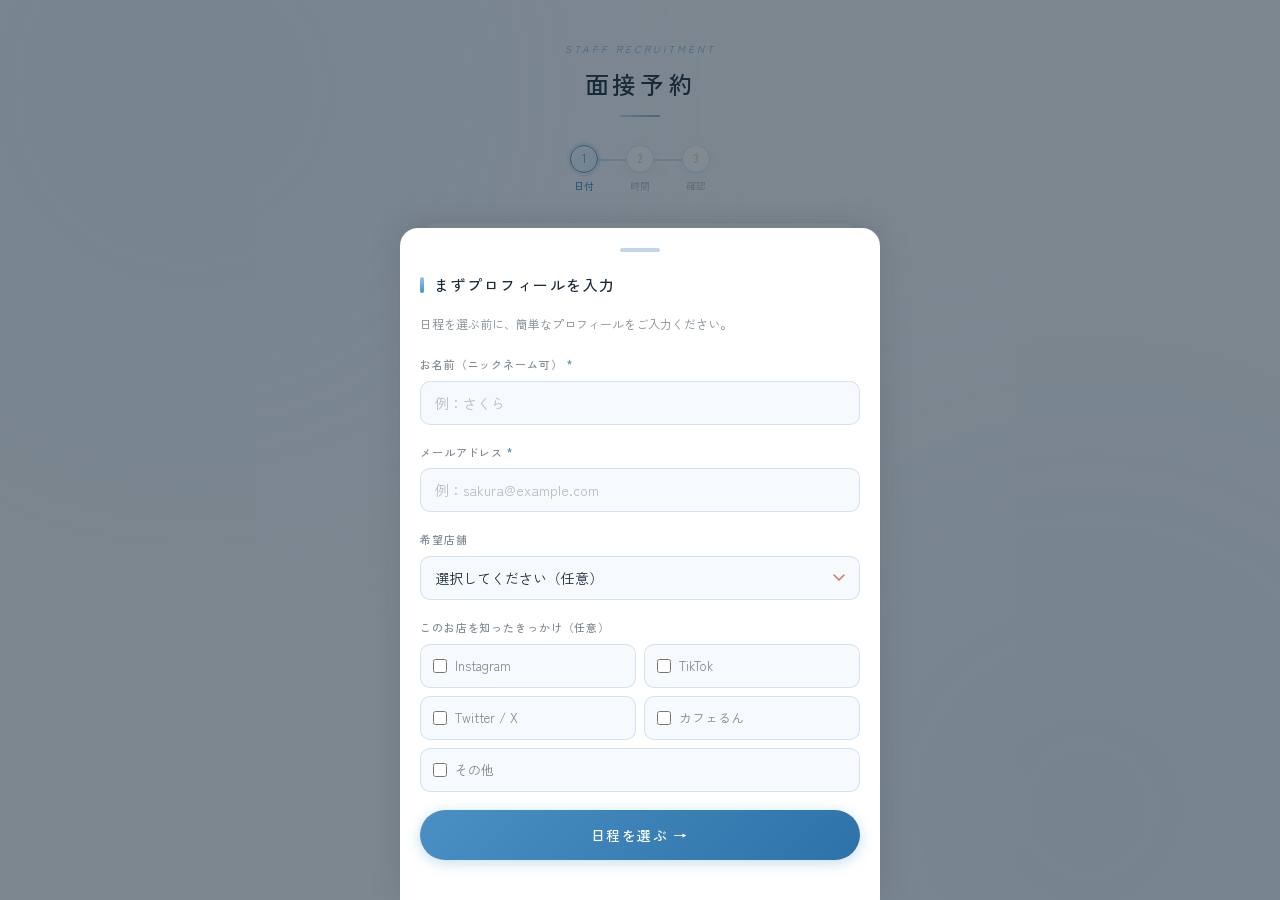
<file: index.html>
<!DOCTYPE html>
<html lang="ja">
<head>
<meta charset="UTF-8">
<meta name="viewport" content="width=device-width, initial-scale=1.0, maximum-scale=1.0">
<title>面接予約 | スタッフ募集</title>
<link rel="stylesheet" href="style.css">
<style>
* { font-family: 'Zen Kaku Gothic New', sans-serif !important; }
.modal-overlay {
  position: fixed; inset: 0;
  background: rgba(26,42,56,0.55);
  z-index: 200; display: flex;
  align-items: flex-end; justify-content: center;
  opacity: 0; pointer-events: none;
  transition: opacity 0.3s ease;
}
.modal-overlay.active { opacity: 1; pointer-events: all; }
.modal-sheet {
  background: var(--bg3);
  border-radius: var(--radius-lg) var(--radius-lg) 0 0;
  width: 100%; max-width: 480px; max-height: 92vh;
  overflow-y: auto; padding: 20px 20px 40px;
  transform: translateY(100%);
  transition: transform 0.35s cubic-bezier(0.32,0.72,0,1);
  box-shadow: 0 -4px 32px rgba(26,42,56,0.15);
}
.modal-overlay.active .modal-sheet { transform: translateY(0); }
.modal-handle {
  width: 40px; height: 4px;
  background: var(--border3); border-radius: 2px;
  margin: 0 auto 20px;
}
.site-header .subtitle { display: none; }
.dot-pulse {
  display: flex; gap: 6px; align-items: center; justify-content: center;
  padding: 24px 0;
}
.dot-pulse span {
  width: 9px; height: 9px; border-radius: 50%;
  background: var(--accent); opacity: 0.3;
  animation: dotpulse 1.2s ease-in-out infinite;
}
.dot-pulse span:nth-child(2) { animation-delay: 0.2s; }
.dot-pulse span:nth-child(3) { animation-delay: 0.4s; }
@keyframes dotpulse {
  0%, 100% { opacity: 0.3; transform: scale(0.8); }
  50% { opacity: 1; transform: scale(1.2); }
}
</style>
</head>
<body>

<div class="loading-overlay" id="loading">
  <div class="loading-spinner"></div>
  <div class="loading-text">送信中...</div>
</div>

<div class="modal-overlay active" id="profileModal">
  <div class="modal-sheet">
    <div class="modal-handle"></div>
    <div class="card-title" style="margin-bottom:16px;">まずプロフィールを入力</div>
    <p style="font-size:12px;color:var(--text2);margin-bottom:20px;line-height:1.8;">
      日程を選ぶ前に、簡単なプロフィールをご入力ください。
    </p>
    <div class="form-group">
      <label class="form-label">お名前（ニックネーム可）<span class="required">*</span></label>
      <input type="text" class="form-input" id="inputName" placeholder="例：さくら" maxlength="50">
      <div class="error-msg" id="err-name">お名前を入力してください</div>
    </div>
    <div class="form-group">
      <label class="form-label">メールアドレス<span class="required">*</span></label>
      <input type="email" class="form-input" id="inputEmail" placeholder="例：sakura@example.com" maxlength="100">
      <div class="error-msg" id="err-email">正しいメールアドレスを入力してください</div>
    </div>
    <div class="form-group">
      <label class="form-label">希望店舗</label>
      <select class="form-select" id="inputStore">
        <option value="">選択してください（任意）</option>
        <option value="クラリスベール">クラリスベール（紺色シスター）</option>
        <option value="ルルベール">ルルベール（水色シスター）</option>
        <option value="リディアベール">リディアベール（猫耳シスター）</option>
        <option value="どこでも可">どこでも可</option>
      </select>
      <div class="error-msg" id="err-store">希望店舗を選択してください</div>
    </div>
    <div class="form-group">
      <label class="form-label">このお店を知ったきっかけ（任意）</label>
      <div class="checkbox-group" id="mediaGroup">
        <label class="checkbox-item" id="chk-instagram">
          <input type="checkbox" value="Instagram" onchange="handleCheckChange(this)"><span>Instagram</span>
        </label>
        <label class="checkbox-item" id="chk-tiktok">
          <input type="checkbox" value="TikTok" onchange="handleCheckChange(this)"><span>TikTok</span>
        </label>
        <label class="checkbox-item" id="chk-twitter">
          <input type="checkbox" value="Twitter/X" onchange="handleCheckChange(this)"><span>Twitter / X</span>
        </label>
        <label class="checkbox-item" id="chk-caferun">
          <input type="checkbox" value="カフェるん" onchange="handleCheckChange(this)"><span>カフェるん</span>
        </label>
        <label class="checkbox-item checkbox-other" id="chk-other">
          <input type="checkbox" value="その他" onchange="handleCheckChange(this)"><span>その他</span>
        </label>
      </div>
      <input type="text" class="form-input" id="inputMediaOther"
        placeholder="その他の場合はこちらに入力" style="margin-top:8px;display:none;" maxlength="100">
      <div class="error-msg" id="err-media">きっかけを選択してください</div>
    </div>
    <button class="btn-primary" onclick="closeProfileModal()">日程を選ぶ →</button>
  </div>
</div>

<div class="page-wrapper">
  <header class="site-header">
    <div class="logo">Staff Recruitment</div>
    <h1>面接予約</h1>
    <p class="subtitle">ご都合のよい日時をお選びください</p>
  </header>

  <div class="step-indicator" id="stepIndicator">
    <div class="step active">
      <div class="step-dot">1</div><div class="step-label">日付</div>
    </div>
    <div class="step-line"></div>
    <div class="step">
      <div class="step-dot">2</div><div class="step-label">時間</div>
    </div>
    <div class="step-line"></div>
    <div class="step">
      <div class="step-dot">3</div><div class="step-label">確認</div>
    </div>
  </div>

  <!-- Section 1: Calendar -->
  <div class="section active" id="section-calendar">
    <div class="card">
      <div class="card-title">日付を選択</div>
      <div class="calendar-header">
        <button class="calendar-nav" id="prevMonth">&#8249;</button>
        <div class="calendar-month" id="calendarMonth"></div>
        <button class="calendar-nav" id="nextMonth">&#8250;</button>
      </div>
      <div class="calendar-weekdays">
        <span>日</span><span>月</span><span>火</span><span>水</span><span>木</span><span>金</span><span>土</span>
      </div>
      <div class="calendar-grid" id="calendarGrid"></div>
    </div>
    <button class="btn-primary" id="toSlots" disabled>次へ ― 時間を選ぶ</button>
  </div>

  <!-- Section 2: Slots -->
  <div class="section" id="section-slots">
    <button class="btn-secondary" onclick="goBack('calendar')" style="margin-bottom:12px;">← 日付を選び直す</button>
    <div class="card">
      <div class="card-title">時間を選択</div>
      <div id="selectedDateLabel" style="font-size:15px;color:var(--text2);margin-bottom:16px;"></div>
      <div class="slots-grid" id="slotsGrid"></div>
    </div>
  </div>

  <!-- Section 3: Confirm -->
  <div class="section" id="section-confirm">
    <button class="btn-secondary" onclick="goBack('slots')" style="margin-bottom:12px;">← 時間を選び直す</button>
    <div class="card">
      <div class="card-title">予約内容の確認</div>
      <div class="booking-summary" id="confirmSummary"></div>
      <div class="notice">
        ご入力内容をご確認の上、「予約を確定する」ボタンを押してください。<br>
        確認メールをご入力のメールアドレスへ送信します。
      </div>
    </div>
    <div style="text-align:right;margin-bottom:12px;">
      <span onclick="openProfileModal()" style="font-size:12px;color:var(--accent);cursor:pointer;text-decoration:underline;">
        プロフィールを修正する
      </span>
    </div>
    <button class="btn-primary" id="submitBtn" onclick="submitBooking()">予約を確定する</button>
  </div>

  <!-- Section 4: Complete -->
  <div class="section" id="section-complete">
    <div class="card" style="text-align:center;padding:40px 24px;">
      <div class="complete-icon">✓</div>
      <div class="complete-title">ご予約完了</div>
      <div style="height:16px;"></div>
      <div class="complete-sub" id="completeMessage"></div>
      <div class="divider"></div>
      <div class="notice warning" style="text-align:left;">
        確認メールが届かない場合は、<strong>迷惑メールフォルダ</strong>もご確認ください。<br>
        それでも届かない場合はお手数ですが店舗までお問い合わせください。
      </div>
    </div>
    <a href="lookup.html" class="btn-secondary" style="margin-top:16px;">予約確認ページへ</a>
  </div>

</div>

<script>
const GAS_URL = 'https://script.google.com/macros/s/AKfycbyp0dxoe4P12l2gg5cH7IYoBSBSPBcgjsJVKjEa6bW5xaoDadD1GRFqeYhavVp5X_Dp/exec';
const SLOTS = ['16:30','17:00','18:30','19:30','20:30'];

let currentYear, currentMonth;
let selectedDate = null;
let selectedSlot = null;
let availabilityCache = {};
let closedDays = [];
let availabilityCachedAt = 0;
let availabilityFetchPromise = null;

(function init() {
  const today = new Date();
  currentYear = today.getFullYear();
  currentMonth = today.getMonth();
  renderCalendar();
  fetchAvailability();
})();

function fetchAvailability() {
  availabilityFetchPromise = (async () => {
    try {
      const res = await fetch(`${GAS_URL}?action=availability`);
      const data = await res.json();
      availabilityCache = data.takenSlots || {};
      closedDays = data.closedDays || [];
      availabilityCachedAt = Date.now();
      renderCalendar();
    } catch(e) { console.warn('デモモード'); }
    finally { availabilityFetchPromise = null; }
  })();
  return availabilityFetchPromise;
}

function closeProfileModal() {
  if (!validateForm()) return;
  document.getElementById('profileModal').classList.remove('active');
}
function openProfileModal() {
  document.getElementById('profileModal').classList.add('active');
}

function renderCalendar() {
  const months = ['1月','2月','3月','4月','5月','6月','7月','8月','9月','10月','11月','12月'];
  document.getElementById('calendarMonth').textContent = `${currentYear}年 ${months[currentMonth]}`;
  const grid = document.getElementById('calendarGrid');
  grid.innerHTML = '';
  const today = new Date(); today.setHours(0,0,0,0);
  const maxDate = new Date(today); maxDate.setMonth(maxDate.getMonth() + 1);
  const firstDay = new Date(currentYear, currentMonth, 1).getDay();
  const daysInMonth = new Date(currentYear, currentMonth + 1, 0).getDate();

  for (let i = 0; i < firstDay; i++) {
    const e = document.createElement('div'); e.className = 'calendar-day empty'; grid.appendChild(e);
  }
  for (let d = 1; d <= daysInMonth; d++) {
    const date = new Date(currentYear, currentMonth, d);
    const dateStr = fmt(date); const dow = date.getDay();
    const el = document.createElement('div');
    el.textContent = d; el.className = 'calendar-day';
    if (dow === 0) el.classList.add('sun');
    if (dow === 6) el.classList.add('sat');
    if (date.getTime() === today.getTime()) el.classList.add('today');
    const isPast = date < today, isFuture = date > maxDate;
    const isClosed = closedDays.includes(dateStr);
    const taken = availabilityCache[dateStr] || [];
    const now = new Date();
    const availableSlots = SLOTS.filter(slot => {
      if (taken.includes(slot)) return false;
      const [h, m] = slot.split(':').map(Number);
      const slotTime = new Date(currentYear, currentMonth, d, h, m, 0);
      return now < new Date(slotTime.getTime() - 6*60*60*1000);
    });
    const allTaken = availabilityCachedAt > 0 && availableSlots.length === 0;
    if (isPast || isFuture || allTaken) {
      el.classList.add('disabled');
    } else if (isClosed) {
      el.classList.add('closed');
    } else {
      el.addEventListener('click', () => {
        selectedDate = dateStr;
        document.querySelectorAll('.calendar-day.selected').forEach(e => e.classList.remove('selected'));
        el.classList.add('selected');
        document.getElementById('toSlots').disabled = false;
        setTimeout(() => goToSlots(), 150);
      });
    }
    if (dateStr === selectedDate) el.classList.add('selected');
    grid.appendChild(el);
  }
}

document.getElementById('prevMonth').addEventListener('click', () => {
  const today = new Date();
  if (currentYear === today.getFullYear() && currentMonth === today.getMonth()) return;
  if (--currentMonth < 0) { currentMonth = 11; currentYear--; }
  renderCalendar();
});
document.getElementById('nextMonth').addEventListener('click', () => {
  const max = new Date(); max.setMonth(max.getMonth() + 1);
  if (currentYear === max.getFullYear() && currentMonth === max.getMonth()) return;
  if (++currentMonth > 11) { currentMonth = 0; currentYear++; }
  renderCalendar();
});
document.getElementById('toSlots').addEventListener('click', goToSlots);

async function goToSlots() {
  if (!selectedDate) return;
  const d = new Date(selectedDate + 'T00:00:00');
  const days = ['日','月','火','水','木','金','土'];
  document.getElementById('selectedDateLabel').textContent =
    `${d.getFullYear()}年${d.getMonth()+1}月${d.getDate()}日（${days[d.getDay()]}）`;
  showSection('slots'); updateSteps(2);
  const grid = document.getElementById('slotsGrid');
  selectedSlot = null;

  if (availabilityFetchPromise) {
    grid.innerHTML = `<div style="grid-column:1/-1"><div class="dot-pulse"><span></span><span></span><span></span></div><div style="text-align:center;font-size:12px;color:var(--text2);padding-bottom:16px">空き状況を確認中...</div></div>`;
    await availabilityFetchPromise;
  } else if (Date.now() - availabilityCachedAt > 5*60*1000) {
    grid.innerHTML = `<div style="grid-column:1/-1"><div class="dot-pulse"><span></span><span></span><span></span></div><div style="text-align:center;font-size:12px;color:var(--text2);padding-bottom:16px">空き状況を確認中...</div></div>`;
    await fetchAvailability();
  }

  grid.innerHTML = '';
  const taken = availabilityCache[selectedDate] || [];
  const now = new Date();
  SLOTS.forEach(slot => {
    const btn = document.createElement('div');
    btn.className = 'slot-btn';
    const isTaken = taken.includes(slot);
    const [h, m] = slot.split(':').map(Number);
    const slotTime = new Date(selectedDate + 'T00:00:00');
    slotTime.setHours(h, m, 0, 0);
    const isPastDeadline = now >= new Date(slotTime.getTime() - 6*60*60*1000);
    const label = isTaken ? '予約済み' : isPastDeadline ? '受付終了' : '空き';
    btn.innerHTML = `<div>${slot}</div><div class="slot-status">${label}</div>`;
    if (isTaken || isPastDeadline) {
      btn.classList.add('taken');
    } else {
      btn.addEventListener('click', () => {
        selectedSlot = slot;
        buildConfirmSummary();
        showSection('confirm'); updateSteps(3);
      });
    }
    grid.appendChild(btn);
  });
}

function buildConfirmSummary() {
  const d = new Date(selectedDate + 'T00:00:00');
  const days = ['日','月','火','水','木','金','土'];
  const dateStr = `${d.getFullYear()}年${d.getMonth()+1}月${d.getDate()}日（${days[d.getDay()]}）`;
  const rows = [
    ['日時', `${dateStr} ${selectedSlot}`],
    ['お名前', document.getElementById('inputName').value.trim()],
    ['メールアドレス', document.getElementById('inputEmail').value.trim()],
    ['希望店舗', document.getElementById('inputStore').value],
    ['参考媒体', getMedia()],
  ];
  document.getElementById('confirmSummary').innerHTML = rows.map(([l,v]) =>
    `<div class="booking-summary-row"><span class="label">${l}</span><span class="value">${v}</span></div>`
  ).join('');
}

function validateForm() {
  let ok = true;
  const name = document.getElementById('inputName').value.trim();
  setErr('name', !name); if (!name) ok = false;
  const email = document.getElementById('inputEmail').value.trim();
  const emailOk = /^[^\s@]+@[^\s@]+\.[^\s@]+$/.test(email);
  setErr('email', !emailOk); if (!emailOk) ok = false;
  // 店舗・媒体は任意
  return ok;
}
function setErr(field, show) {
  document.getElementById(`err-${field}`).classList.toggle('visible', show);
  const input = document.getElementById(`input${field[0].toUpperCase()+field.slice(1)}`);
  if (input) input.classList.toggle('error', show);
}
function handleCheckChange(cb) {
  cb.closest('.checkbox-item').classList.toggle('checked', cb.checked);
  document.getElementById('inputMediaOther').style.display =
    document.querySelector('input[value="その他"]:checked') ? 'block' : 'none';
}
function getMedia() {
  return [...document.querySelectorAll('#mediaGroup input:checked')].map(cb =>
    cb.value === 'その他' ? `その他：${document.getElementById('inputMediaOther').value||''}` : cb.value
  ).join('、');
}

async function submitBooking() {
  const btn = document.getElementById('submitBtn');
  btn.disabled = true;
  document.getElementById('loading').classList.add('active');
  const payload = {
    action: 'book', date: selectedDate, slot: selectedSlot,
    name: document.getElementById('inputName').value.trim(),
    email: document.getElementById('inputEmail').value.trim(),
    store: document.getElementById('inputStore').value,
    media: getMedia(),
  };
  try {
    const res = await fetch(GAS_URL, {
      method: 'POST',
      headers: {'Content-Type': 'text/plain;charset=utf-8'},
      body: JSON.stringify(payload),
    });
    const data = await res.json();
    if (data.success) {
      if (!availabilityCache[selectedDate]) availabilityCache[selectedDate] = [];
      if (!availabilityCache[selectedDate].includes(selectedSlot)) availabilityCache[selectedDate].push(selectedSlot);
      renderCalendar();
      showComplete();
    } else if (data.error === 'DUPLICATE_EMAIL') {
      const email = document.getElementById('inputEmail').value.trim();
      alert('このメールアドレスではすでに予約が入っています。\n予約確認ページで現在の予約をご確認ください。');
      location.href = `lookup.html?email=${encodeURIComponent(email)}`;
      return;
    } else if (data.error === 'PAST_DEADLINE') {
      alert('この時間枠は受付終了しました。\n別の時間をお選びください。');
      goBack('slots'); btn.disabled = false;
    } else if (data.error === 'SLOT_TAKEN') {
      alert('この時間はすでに予約が入ってしまいました。\n別の時間をお選びください。');
      goBack('slots'); btn.disabled = false;
    } else { throw new Error(data.error); }
  } catch(e) {
    alert('通信エラーが発生しました。\n時間をおいて再度お試しください。');
    btn.disabled = false;
  } finally {
    document.getElementById('loading').classList.remove('active');
  }
}

function showComplete() {
  const d = new Date(selectedDate + 'T00:00:00');
  const days = ['日','月','火','水','木','金','土'];
  const name = document.getElementById('inputName').value.trim();
  const email = document.getElementById('inputEmail').value.trim();
  document.getElementById('completeMessage').innerHTML =
    `${d.getFullYear()}年${d.getMonth()+1}月${d.getDate()}日（${days[d.getDay()]}）<br>${selectedSlot} にご予約を承りました。<br><br>` +
    `<div style="font-size:12px;color:var(--text2);margin-top:8px;line-height:2;">` +
    `お名前：${name}<br>メールアドレス：${email}` +
    `</div><br>確認メールをお送りしましたのでご確認ください。`;
  showSection('complete'); updateSteps(4);
}

function goBack(to) {
  const map = {calendar:1, slots:2, confirm:3};
  showSection(to); updateSteps(map[to]);
}
function showSection(name) {
  document.querySelectorAll('.section').forEach(s => s.classList.remove('active'));
  document.getElementById(`section-${name}`).classList.add('active');
  window.scrollTo({top:0, behavior:'smooth'});
}
function updateSteps(active) {
  document.querySelectorAll('.step').forEach((s,i) => {
    s.classList.remove('active','done');
    const n = i+1;
    if (n < active) s.classList.add('done');
    else if (n === active) s.classList.add('active');
  });
  document.getElementById('stepIndicator').style.display = active >= 4 ? 'none' : 'flex';
}
function fmt(date) {
  return `${date.getFullYear()}-${String(date.getMonth()+1).padStart(2,'0')}-${String(date.getDate()).padStart(2,'0')}`;
}
</script>
</body>
</html>
</file>
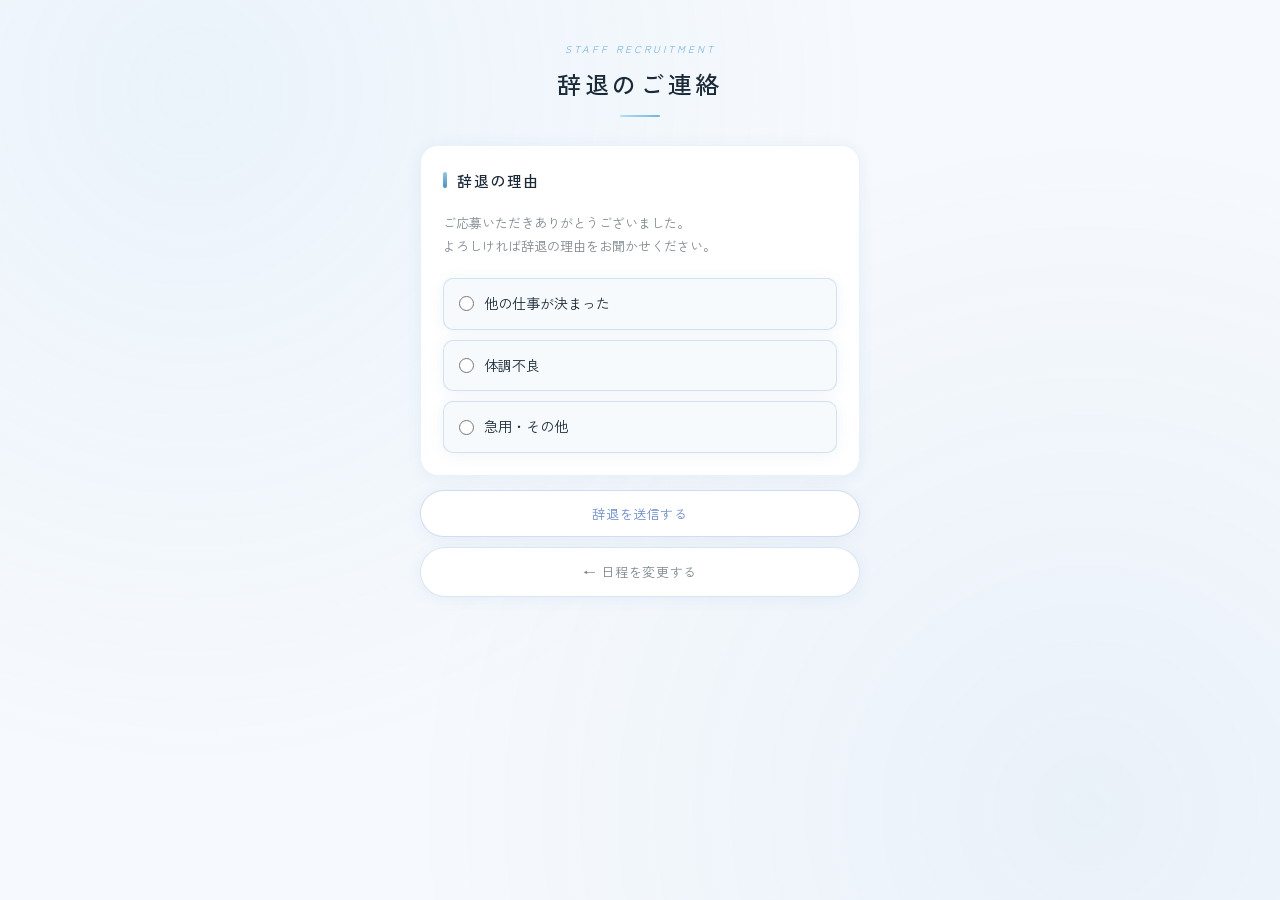
<file: cancel.html>
<!DOCTYPE html>
<html lang="ja">
<head>
<meta charset="UTF-8">
<meta name="viewport" content="width=device-width, initial-scale=1.0, maximum-scale=1.0">
<title>辞退のご連絡 | スタッフ募集</title>
<link rel="stylesheet" href="style.css">
<style>* { font-family: 'Zen Kaku Gothic New', sans-serif !important; }</style>
</head>
<body>
<div class="page-wrapper">
  <header class="site-header">
    <div class="logo">Staff Recruitment</div>
    <h1>辞退のご連絡</h1>
  </header>

  <div id="state-form">
    <div class="card">
      <div class="card-title">辞退の理由</div>
      <p style="font-size:13px;color:var(--text2);margin-bottom:20px;line-height:1.8;">
        ご応募いただきありがとうございました。<br>
        よろしければ辞退の理由をお聞かせください。
      </p>
      <div class="radio-group">
        <label class="radio-item" id="r1">
          <input type="radio" name="reason" value="他の仕事が決まった" onchange="selectRadio(this)">
          <span>他の仕事が決まった</span>
        </label>
        <label class="radio-item" id="r2">
          <input type="radio" name="reason" value="体調不良" onchange="selectRadio(this)">
          <span>体調不良</span>
        </label>
        <label class="radio-item" id="r3">
          <input type="radio" name="reason" value="急用・その他" onchange="selectRadio(this)">
          <span>急用・その他</span>
        </label>
      </div>
    </div>

    <button class="btn-danger" id="cancelBtn" onclick="submitCancel()">辞退を送信する</button>
    <div style="height:10px;"></div>
    <a id="changeLink" href="change.html" class="btn-secondary">← 日程を変更する</a>
  </div>

  <div id="state-complete" style="display:none;">
    <div class="card" style="text-align:center;padding:40px 24px;">
      <div class="complete-icon">✓</div>
      <div class="complete-title">ご連絡ありがとうございました</div>
      <div style="height:16px;"></div>
      <div class="complete-sub">
        またの機会にぜひご応募ください。<br>
        ご縁がありましたらお会いできることを<br>楽しみにしております。
      </div>
    </div>
    <div style="height:16px;"></div>
    <a href="index.html" class="btn-secondary">← ホームへ戻る</a>
  </div>
</div>

<script>
const GAS_URL = 'https://script.google.com/macros/s/AKfycbyp0dxoe4P12l2gg5cH7IYoBSBSPBcgjsJVKjEa6bW5xaoDadD1GRFqeYhavVp5X_Dp/exec';
const params = new URLSearchParams(location.search);
const bookingId = params.get('id');

// 日程変更リンクにIDを引き継ぐ
if (bookingId) {
  document.getElementById('changeLink').href = `change.html?id=${encodeURIComponent(bookingId)}`;
}

function selectRadio(radio) {
  document.querySelectorAll('.radio-item').forEach(el => el.classList.remove('selected'));
  radio.closest('.radio-item').classList.add('selected');
}

async function submitCancel() {
  const reason = document.querySelector('input[name="reason"]:checked');
  if (!reason) { alert('理由を選択してください'); return; }
  const btn = document.getElementById('cancelBtn');
  btn.disabled = true; btn.textContent = '送信中...';
  try {
    await fetch(`${GAS_URL}?action=cancel&id=${encodeURIComponent(bookingId)}&reason=${encodeURIComponent(reason.value)}`);
  } catch(e) {}
  document.getElementById('state-form').style.display = 'none';
  document.getElementById('state-complete').style.display = 'block';
}
</script>
</body>
</html>
</file>
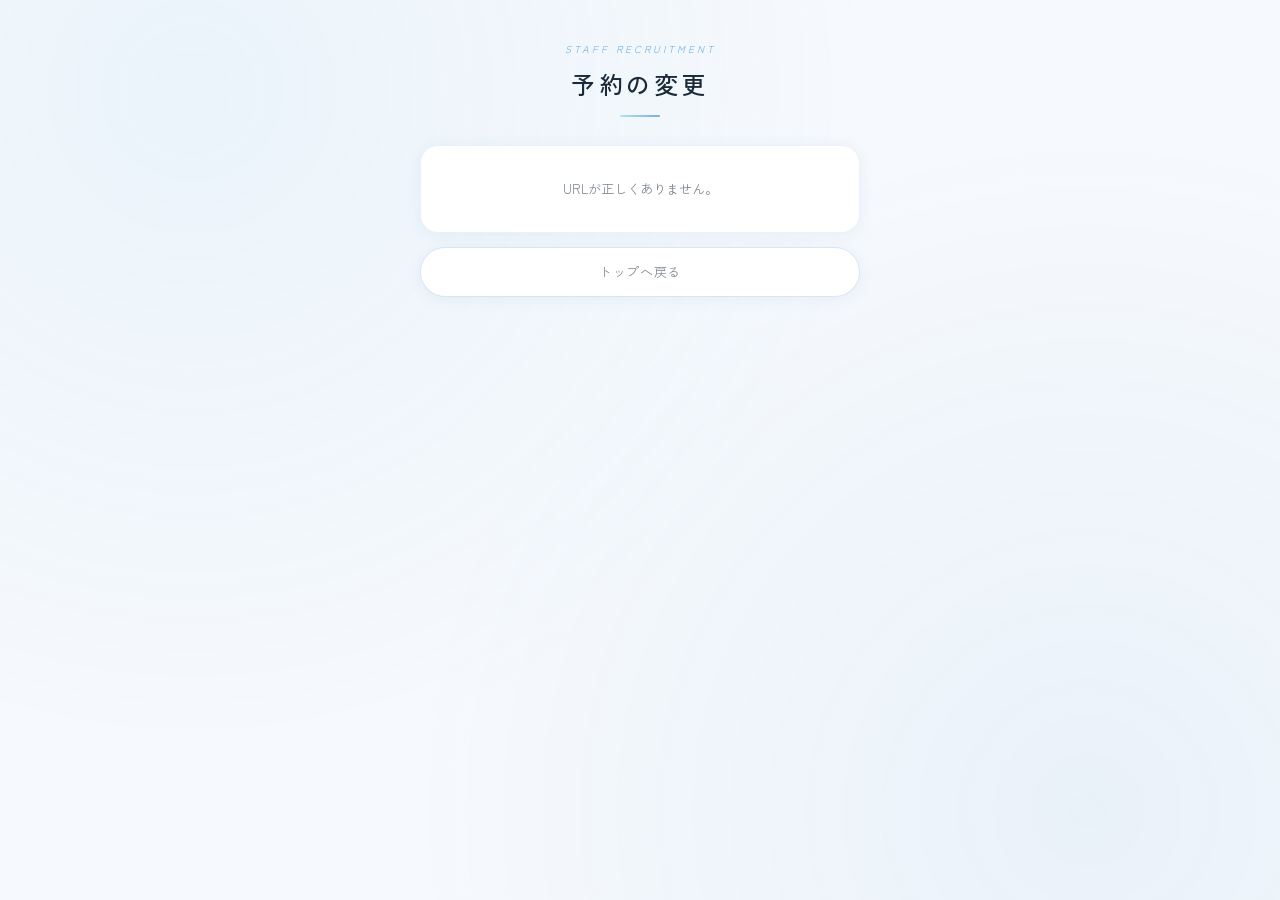
<file: change.html>
<!DOCTYPE html>
<html lang="ja">
<head>
<meta charset="UTF-8">
<meta name="viewport" content="width=device-width, initial-scale=1.0, maximum-scale=1.0">
<title>予約変更 | スタッフ募集</title>
<link rel="stylesheet" href="style.css">
<style>* { font-family: 'Zen Kaku Gothic New', sans-serif !important; }</style>
</head>
<body>
<div class="page-wrapper">
  <header class="site-header">
    <div class="logo">Staff Recruitment</div>
    <h1>予約の変更</h1>
  </header>

  <div id="state-loading" style="text-align:center;padding:40px 0;color:var(--text2);">
    <div class="loading-spinner" style="margin:0 auto 12px;"></div>
    <div style="font-size:13px;">予約情報を取得中...</div>
  </div>

  <div id="state-content" style="display:none;">
    <div class="card">
      <div class="card-title">現在のご予約</div>
      <div class="booking-summary" id="currentBooking"></div>
    </div>
    <div class="notice">
      下のボタンを押すと現在のご予約はキャンセルされ、<br>
      新しい日程を選ぶカレンダーへ移動します。
    </div>
    <button class="btn-primary" id="changeBtn" onclick="doChange()">
      予約をキャンセルして別日程を選ぶ
    </button>
    <div style="height:10px;"></div>
    <a href="index.html" class="btn-secondary">変更をやめてトップへ</a>
  </div>

  <div id="state-error" style="display:none;">
    <div class="card" style="text-align:center;padding:32px;">
      <div style="font-size:13px;color:var(--text2);" id="errorMsg">予約情報が見つかりませんでした。</div>
    </div>
    <a href="index.html" class="btn-secondary" style="margin-top:12px;display:block;">トップへ戻る</a>
  </div>
</div>

<script>
const GAS_URL = 'https://script.google.com/macros/s/AKfycbyp0dxoe4P12l2gg5cH7IYoBSBSPBcgjsJVKjEa6bW5xaoDadD1GRFqeYhavVp5X_Dp/exec';
const params = new URLSearchParams(location.search);
const bookingId = params.get('id');

(async function() {
  if (!bookingId) { showError('URLが正しくありません。'); return; }
  try {
    const res = await fetch(`${GAS_URL}?action=getBooking&id=${encodeURIComponent(bookingId)}`);
    const data = await res.json();
    if (!data.success) { showError(data.message || '予約情報が見つかりませんでした。'); return; }
    const b = data.booking;

    // 日付をパース（文字列 "2026-03-22" 形式）
    const dateStr = typeof b.date === 'string' ? b.date : '';
    const d = dateStr ? new Date(dateStr + 'T00:00:00') : null;
    const days = ['日','月','火','水','木','金','土'];
    const dateLabel = d && !isNaN(d)
      ? `${d.getFullYear()}年${d.getMonth()+1}月${d.getDate()}日（${days[d.getDay()]}）`
      : dateStr;

    // スロットの型変換（時刻型の場合も対応）
    let slot = b.slot || '';
    if (slot && slot.includes('T')) {
      // ISO形式の場合はHH:mmだけ取り出す
      const m = slot.match(/T(\d{2}:\d{2})/);
      if (m) slot = m[1];
    }

    const rows = [
      ['日時', `${dateLabel} ${slot}`],
      ['お名前', b.name],
      ['希望店舗', b.store || '未選択'],
    ];
    document.getElementById('currentBooking').innerHTML = rows.map(([l,v]) =>
      `<div class="booking-summary-row"><span class="label">${l}</span><span class="value">${v}</span></div>`
    ).join('');
    document.getElementById('state-loading').style.display = 'none';
    document.getElementById('state-content').style.display = 'block';
  } catch(e) {
    showError('通信エラーが発生しました。');
  }
})();

async function doChange() {
  const btn = document.getElementById('changeBtn');
  btn.disabled = true; btn.textContent = '処理中...';
  try {
    await fetch(`${GAS_URL}?action=cancelForChange&id=${encodeURIComponent(bookingId)}`);
  } catch(e) {}
  location.href = 'index.html';
}

function showError(msg) {
  document.getElementById('state-loading').style.display = 'none';
  document.getElementById('errorMsg').textContent = msg;
  document.getElementById('state-error').style.display = 'block';
}
</script>
</body>
</html>
</file>
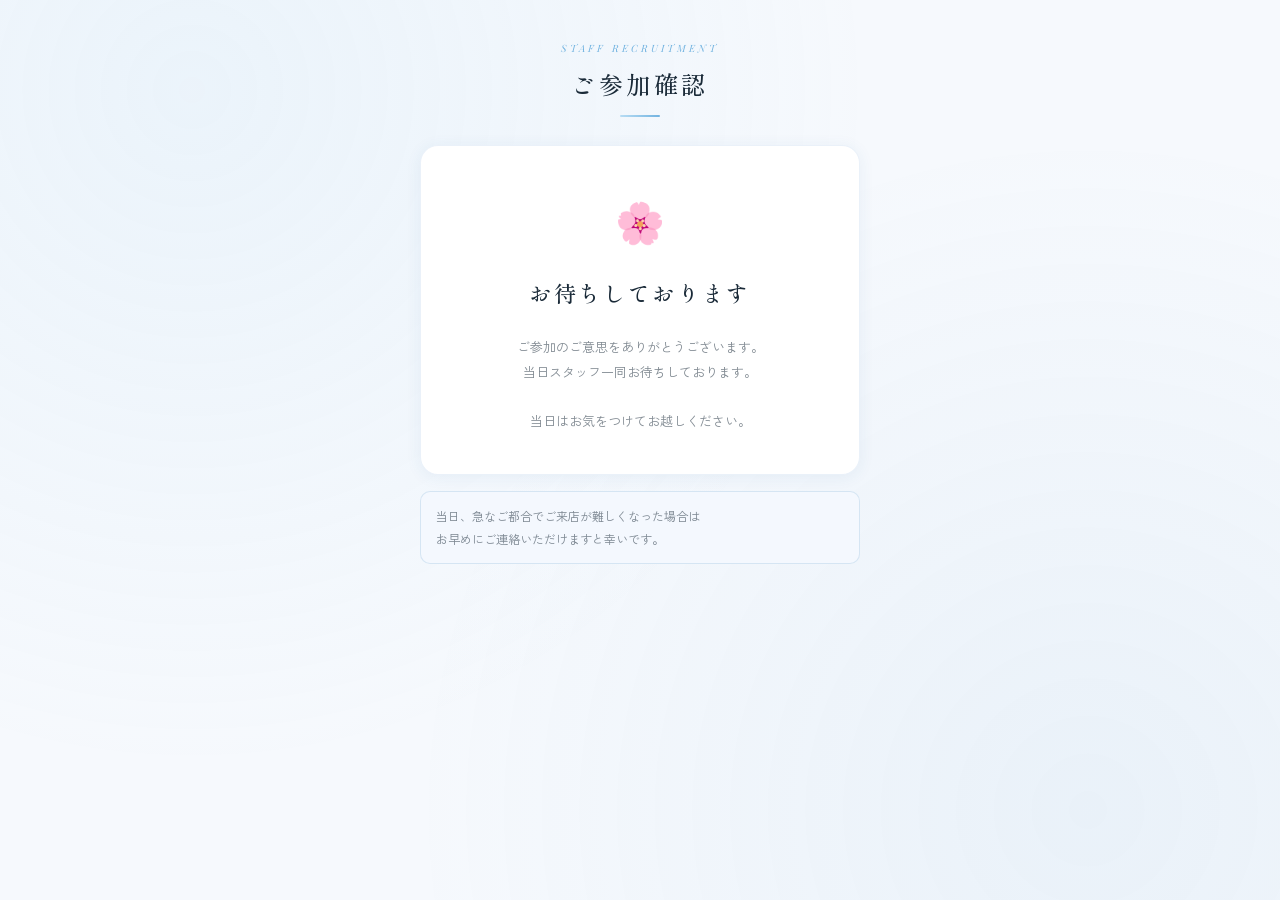
<file: confirm.html>
<!DOCTYPE html>
<html lang="ja">
<head>
<meta charset="UTF-8">
<meta name="viewport" content="width=device-width, initial-scale=1.0, maximum-scale=1.0">
<title>参加確認 | スタッフ募集</title>
<link rel="stylesheet" href="style.css">
</head>
<body>
<div class="page-wrapper">
  <header class="site-header">
    <div class="logo">Staff Recruitment</div>
    <h1>ご参加確認</h1>
  </header>

  <div class="card" style="text-align:center;padding:40px 24px;">
    <div style="font-size:40px;margin-bottom:20px;">🌸</div>
    <div class="complete-title">お待ちしております</div>
    <div style="height:16px;"></div>
    <div class="complete-sub" id="confirmMsg">
      ご参加のご意思をありがとうございます。<br>
      当日スタッフ一同お待ちしております。<br><br>
      当日はお気をつけてお越しください。
    </div>
  </div>

  <div class="notice" style="margin-top:16px;">
    当日、急なご都合でご来店が難しくなった場合は<br>
    お早めにご連絡いただけますと幸いです。
  </div>
</div>

<script>
const GAS_URL = 'https://script.google.com/macros/s/AKfycbyp0dxoe4P12l2gg5cH7IYoBSBSPBcgjsJVKjEa6bW5xaoDadD1GRFqeYhavVp5X_Dp/exec';
const params = new URLSearchParams(location.search);
const bookingId = params.get('id');

if (bookingId) {
  fetch(`${GAS_URL}?action=confirm&id=${encodeURIComponent(bookingId)}`).catch(() => {});
}
</script>
</body>
</html>
</file>
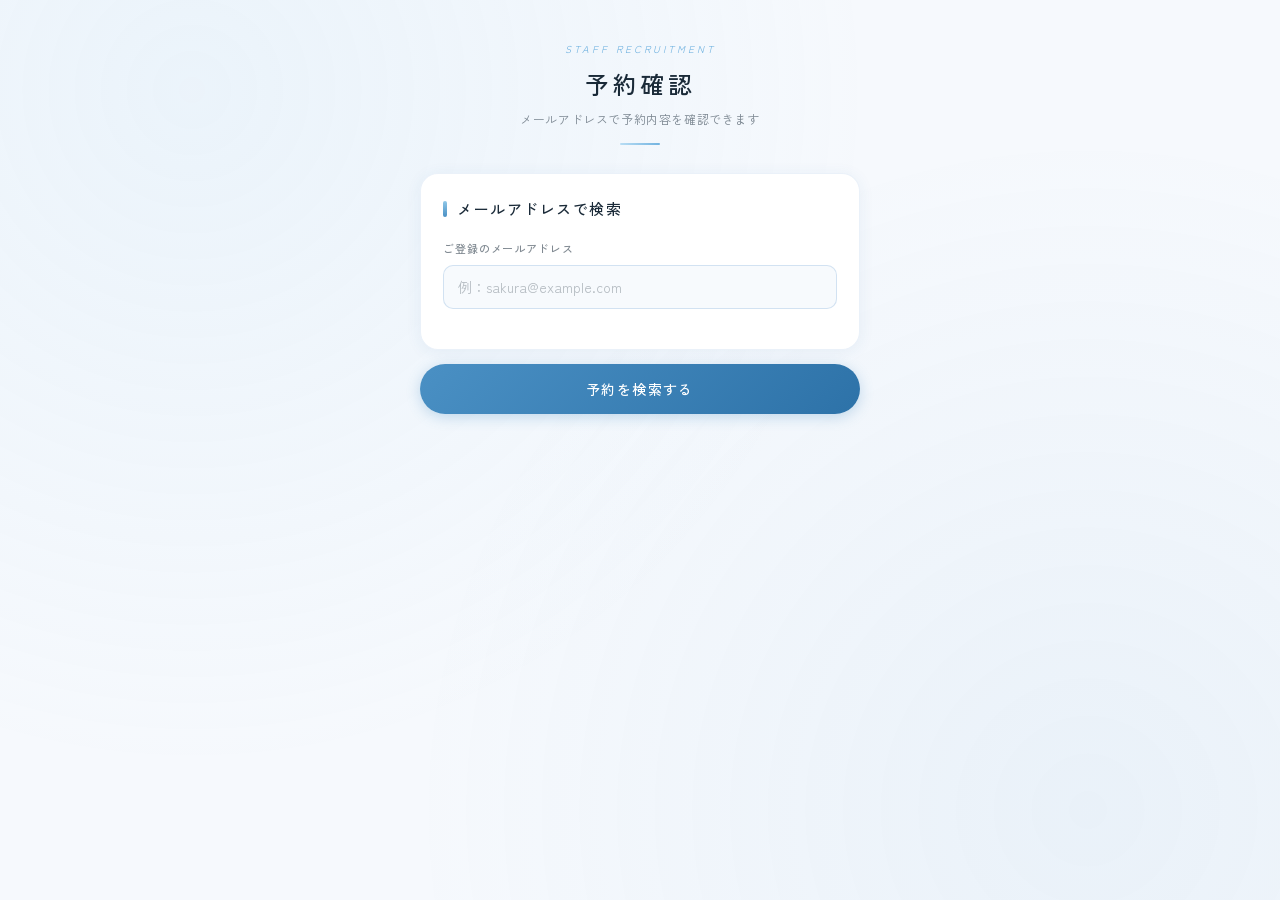
<file: lookup.html>
<!DOCTYPE html>
<html lang="ja">
<head>
<meta charset="UTF-8">
<meta name="viewport" content="width=device-width, initial-scale=1.0, maximum-scale=1.0">
<title>予約確認 | スタッフ募集</title>
<link rel="stylesheet" href="style.css">
<style>
* { font-family: 'Zen Kaku Gothic New', sans-serif !important; }
.search-loading {
  display: none;
  text-align: center;
  padding: 32px 0;
}
.search-loading.active { display: block; }
.dot-pulse {
  display: inline-flex; gap: 6px; align-items: center;
}
.dot-pulse span {
  width: 8px; height: 8px; border-radius: 50%;
  background: var(--accent); opacity: 0.3;
  animation: dotpulse 1.2s ease-in-out infinite;
}
.dot-pulse span:nth-child(2) { animation-delay: 0.2s; }
.dot-pulse span:nth-child(3) { animation-delay: 0.4s; }
@keyframes dotpulse {
  0%, 100% { opacity: 0.3; transform: scale(0.8); }
  50% { opacity: 1; transform: scale(1.1); }
}
</style>
</head>
<body>
<div class="page-wrapper">
  <header class="site-header">
    <div class="logo">Staff Recruitment</div>
    <h1>予約確認</h1>
    <p class="subtitle">メールアドレスで予約内容を確認できます</p>
  </header>

  <div id="state-form">
    <div class="card">
      <div class="card-title">メールアドレスで検索</div>
      <div class="form-group">
        <label class="form-label">ご登録のメールアドレス</label>
        <input type="email" class="form-input" id="lookupEmail"
          placeholder="例：sakura@example.com" maxlength="100">
        <div class="error-msg" id="err-lookup">メールアドレスを正しく入力してください</div>
      </div>
    </div>
    <button class="btn-primary" id="searchBtn" onclick="doLookup()">予約を検索する</button>

    <div class="search-loading" id="searchLoading">
      <div class="dot-pulse">
        <span></span><span></span><span></span>
      </div>
      <div style="font-size:12px;color:var(--text2);margin-top:12px;letter-spacing:0.05em;">
        検索中...
      </div>
    </div>
  </div>

  <div id="state-result" style="display:none;">
    <div class="booking-detail-card">
      <div class="booking-detail-header">
        <div style="font-size:11px;color:var(--text2);letter-spacing:0.1em;margin-bottom:4px;">現在のご予約</div>
        <div class="booking-detail-date" id="resultDate"></div>
      </div>
      <div class="booking-detail-body">
        <div class="booking-detail-row"><span class="label">お名前</span><span id="resultName"></span></div>
        <div class="booking-detail-row"><span class="label">メールアドレス</span><span id="resultEmail" style="font-size:12px;word-break:break-all;"></span></div>
        <div class="booking-detail-row"><span class="label">希望店舗</span><span id="resultStore"></span></div>
        <div class="booking-detail-row"><span class="label">ステータス</span><span id="resultStatus"></span></div>
      </div>
    </div>
    <div class="notice">予約の変更・キャンセルは以下から行えます。</div>
    <a id="changeLink" href="#" class="btn-secondary" style="margin-bottom:10px;display:block;">↺ 日程を変更する</a>
    <a id="cancelLink" href="#" class="btn-danger" style="display:block;">× キャンセルする</a>
    <div style="height:10px;"></div>
    <button class="btn-secondary" onclick="reset()">別のメアドで検索する</button>
    <div style="height:10px;"></div>
    <a href="index.html" class="btn-secondary">← ホームへ戻る</a>
  </div>

  <div id="state-notfound" style="display:none;">
    <div class="card" style="text-align:center;padding:32px;">
      <div style="font-size:13px;color:var(--text2);line-height:1.9;">
        該当する予約が見つかりませんでした。<br>メールアドレスをご確認ください。
      </div>
    </div>
    <div style="height:10px;"></div>
    <button class="btn-secondary" onclick="reset()">もう一度検索する</button>
  </div>
</div>

<script>
const GAS_URL = 'https://script.google.com/macros/s/AKfycbyp0dxoe4P12l2gg5cH7IYoBSBSPBcgjsJVKjEa6bW5xaoDadD1GRFqeYhavVp5X_Dp/exec';
const FRONT_URL = 'https://matsumoto13-wq.github.io/yoyaku';

// URLパラメータにemailがあれば自動検索
window.addEventListener('DOMContentLoaded', () => {
  const params = new URLSearchParams(location.search);
  const email = params.get('email');
  if (email) {
    document.getElementById('lookupEmail').value = email;
    doLookup();
  }
});

async function doLookup() {
  const email = document.getElementById('lookupEmail').value.trim();
  const emailOk = /^[^\s@]+@[^\s@]+\.[^\s@]+$/.test(email);
  document.getElementById('err-lookup').classList.toggle('visible', !emailOk);
  document.getElementById('lookupEmail').classList.toggle('error', !emailOk);
  if (!emailOk) return;

  // ローディング表示
  const btn = document.getElementById('searchBtn');
  btn.disabled = true;
  document.getElementById('searchLoading').classList.add('active');

  try {
    const res = await fetch(`${GAS_URL}?action=lookup&email=${encodeURIComponent(email)}`);
    const data = await res.json();
    if (data.success && data.booking) {
      showResult(data.booking);
    } else {
      showNotFound();
    }
  } catch(e) {
    showNotFound();
  } finally {
    btn.disabled = false;
    document.getElementById('searchLoading').classList.remove('active');
  }
}

function showResult(b) {
  // 日付パース
  const dateStr = typeof b.date === 'string' ? b.date : '';
  const d = dateStr ? new Date(dateStr + 'T00:00:00') : null;
  const days = ['日','月','火','水','木','金','土'];
  const dateLabel = d && !isNaN(d)
    ? `${d.getFullYear()}年${d.getMonth()+1}月${d.getDate()}日（${days[d.getDay()]}）`
    : dateStr;

  // スロット型変換
  let slot = b.slot || '';
  if (slot.includes('T')) { const m = slot.match(/T(\d{2}:\d{2})/); if (m) slot = m[1]; }

  document.getElementById('resultDate').textContent = `${dateLabel} ${slot}`;
  document.getElementById('resultName').textContent = b.name;
  document.getElementById('resultEmail').textContent = b.email;
  document.getElementById('resultStore').textContent = b.store || '未選択';

  const statusEl = document.getElementById('resultStatus');
  statusEl.textContent = b.status || '確定';
  statusEl.style.color = b.status === '辞退' ? 'var(--danger)' : 'var(--success)';

  if (b.id) {
    document.getElementById('changeLink').href = `${FRONT_URL}/change.html?id=${encodeURIComponent(b.id)}`;
    document.getElementById('cancelLink').href = `${FRONT_URL}/cancel.html?id=${encodeURIComponent(b.id)}`;
  }

  document.getElementById('state-form').style.display = 'none';
  document.getElementById('state-result').style.display = 'block';
}

function showNotFound() {
  document.getElementById('state-form').style.display = 'none';
  document.getElementById('state-notfound').style.display = 'block';
}

function reset() {
  document.getElementById('state-form').style.display = 'block';
  document.getElementById('state-result').style.display = 'none';
  document.getElementById('state-notfound').style.display = 'none';
  document.getElementById('lookupEmail').value = '';
}

document.getElementById('lookupEmail').addEventListener('keydown', e => {
  if (e.key === 'Enter') doLookup();
});
</script>
</body>
</html>
</file>
<file: style.css>
@import url('https://fonts.googleapis.com/css2?family=Shippori+Mincho:wght@400;500;600&family=Zen+Kaku+Gothic+New:wght@300;400;500&family=Playfair+Display:ital,wght@0,400;0,500;1,400&display=swap');

:root {
  --bg: #f6f9fd;
  --bg2: #f0f5fe;
  --bg3: #ffffff;
  --surface: #f7fafd;
  --surface2: #eaf3fb;
  --border: rgba(80,140,200,0.12);
  --border2: rgba(80,140,200,0.22);
  --border3: rgba(80,140,200,0.35);
  --text: #1a2a38;
  --text2: rgba(26,42,56,0.55);
  --text3: rgba(26,42,56,0.3);
  --accent: #4a90c4;
  --accent2: #72b3e0;
  --accent3: #2d72a8;
  --accent-light: #edf6ff;
  --accent-bg: rgba(74,144,196,0.08);
  --accent-bg2: rgba(74,144,196,0.15);
  --pink: #90c8e8;
  --pink2: #b8ddf4;
  --pink-bg: rgba(144,200,232,0.1);
  --gold: #c9a060;
  --success: #6aab84;
  --danger: #6a8dd4;
  --radius: 10px;
  --radius-lg: 18px;
  --radius-xl: 28px;
  --shadow: 0 2px 16px rgba(40,100,160,0.07);
  --shadow-lg: 0 4px 28px rgba(40,100,160,0.1);
}

* { box-sizing: border-box; margin: 0; padding: 0; }
html { scroll-behavior: smooth; }

body {
  font-family: 'Zen Kaku Gothic New', sans-serif;
  background: var(--bg);
  color: var(--text);
  min-height: 100vh;
  font-size: 14px;
  line-height: 1.7;
  -webkit-font-smoothing: antialiased;
}

body::before {
  content: '';
  position: fixed;
  inset: 0;
  background-image:
    radial-gradient(circle at 15% 10%, rgba(144,200,232,0.1) 0%, transparent 50%),
    radial-gradient(circle at 85% 90%, rgba(74,144,196,0.07) 0%, transparent 50%);
  pointer-events: none;
  z-index: 0;
}

.page-wrapper {
  position: relative;
  z-index: 1;
  max-width: 480px;
  margin: 0 auto;
  padding: 0 20px 80px;
}

.site-header {
  text-align: center;
  padding: 40px 0 28px;
}

.site-header .logo {
  font-family: 'Playfair Display', serif;
  font-size: 10px;
  font-style: italic;
  letter-spacing: 0.3em;
  color: var(--accent2);
  text-transform: uppercase;
  margin-bottom: 10px;
}

.site-header h1 {
  font-family: 'Shippori Mincho', serif;
  font-size: 24px;
  font-weight: 500;
  letter-spacing: 0.15em;
  color: var(--text);
  line-height: 1.4;
}

.site-header .subtitle {
  font-size: 12px;
  color: var(--text2);
  letter-spacing: 0.05em;
  margin-top: 8px;
}

.site-header::after {
  content: '';
  display: block;
  width: 40px;
  height: 2px;
  background: linear-gradient(90deg, var(--pink2), var(--accent2));
  margin: 14px auto 0;
  border-radius: 2px;
}

.step-indicator {
  display: flex;
  align-items: center;
  justify-content: center;
  margin: 0 0 28px;
}

.step-indicator .step {
  display: flex;
  flex-direction: column;
  align-items: center;
  gap: 4px;
}

.step-indicator .step-dot {
  width: 28px;
  height: 28px;
  border-radius: 50%;
  border: 1.5px solid var(--border2);
  background: var(--bg3);
  display: flex;
  align-items: center;
  justify-content: center;
  font-size: 11px;
  color: var(--text3);
  transition: all 0.3s ease;
  font-family: 'Playfair Display', serif;
  box-shadow: var(--shadow);
}

.step-indicator .step.active .step-dot {
  border-color: var(--accent);
  background: linear-gradient(135deg, #f0f8ff, #ddeeff);
  color: var(--accent);
  box-shadow: 0 0 0 3px rgba(74,144,196,0.12);
}

.step-indicator .step.done .step-dot {
  border-color: var(--success);
  background: linear-gradient(135deg, #f0f6ff, #ddeeff);
  color: var(--success);
}

.step-indicator .step-label {
  font-size: 10px;
  color: var(--text3);
  letter-spacing: 0.05em;
}

.step-indicator .step.active .step-label { color: var(--accent); font-weight: 500; }

.step-indicator .step-line {
  width: 28px;
  height: 1.5px;
  background: var(--border2);
  margin-bottom: 18px;
  flex-shrink: 0;
}

.card {
  background: var(--bg3);
  border: 1px solid var(--border);
  border-radius: var(--radius-lg);
  padding: 22px;
  margin-bottom: 14px;
  box-shadow: var(--shadow);
}

.card-title {
  font-family: 'Shippori Mincho', serif;
  font-size: 15px;
  font-weight: 500;
  letter-spacing: 0.1em;
  color: var(--text);
  margin-bottom: 18px;
  display: flex;
  align-items: center;
  gap: 10px;
}

.card-title::before {
  content: '';
  display: block;
  width: 4px;
  height: 16px;
  background: linear-gradient(180deg, var(--pink), var(--accent));
  border-radius: 2px;
  flex-shrink: 0;
}

.calendar-header { display: flex; align-items: center; justify-content: space-between; margin-bottom: 14px; }

.calendar-month {
  font-family: 'Shippori Mincho', serif;
  font-size: 17px;
  font-weight: 500;
  letter-spacing: 0.08em;
  color: var(--text);
}

.calendar-nav {
  background: var(--surface2);
  border: 1px solid var(--border2);
  color: var(--accent2);
  width: 32px;
  height: 32px;
  border-radius: 8px;
  cursor: pointer;
  display: flex;
  align-items: center;
  justify-content: center;
  transition: all 0.2s;
  font-size: 14px;
}

.calendar-nav:hover { background: var(--accent-light); border-color: var(--accent); color: var(--accent); }

.calendar-weekdays { display: grid; grid-template-columns: repeat(7, 1fr); margin-bottom: 4px; }
.calendar-weekdays span { text-align: center; font-size: 10px; color: var(--text3); letter-spacing: 0.05em; padding: 4px 0; font-weight: 500; }
.calendar-weekdays span:first-child { color: #6a8dd4; }
.calendar-weekdays span:last-child  { color: #6a8ad4; }

.calendar-grid { display: grid; grid-template-columns: repeat(7, 1fr); gap: 3px; }

.calendar-day {
  aspect-ratio: 1;
  display: flex;
  align-items: center;
  justify-content: center;
  border-radius: 8px;
  font-size: 13px;
  cursor: pointer;
  transition: all 0.2s;
  border: 1.5px solid transparent;
  color: var(--text);
  background: transparent;
  font-family: 'Shippori Mincho', serif;
}

.calendar-day:hover:not(.disabled):not(.empty) {
  background: var(--accent-light);
  border-color: var(--accent2);
  color: var(--accent);
}

.calendar-day.selected {
  background: linear-gradient(135deg, #ddeeff, #c0ddfa);
  border-color: var(--accent);
  color: var(--accent3);
  font-weight: 500;
  box-shadow: 0 1px 6px rgba(74,144,196,0.2);
}

.calendar-day.today { color: var(--accent); font-weight: 500; }
.calendar-day.disabled { color: var(--text3); cursor: not-allowed; opacity: 0.4; }
.calendar-day.closed { color: var(--text3); cursor: not-allowed; opacity: 0.3; text-decoration: line-through; }
.calendar-day.empty { cursor: default; }
.calendar-day.sun { color: #6a8dd4; }
.calendar-day.sat { color: #6a8ad4; }

.slots-grid { display: grid; grid-template-columns: repeat(2, 1fr); gap: 10px; }

.slot-btn {
  background: var(--surface);
  border: 1.5px solid var(--border2);
  border-radius: var(--radius);
  padding: 14px 12px;
  cursor: pointer;
  transition: all 0.2s;
  text-align: center;
  color: var(--text);
  font-family: 'Shippori Mincho', serif;
  font-size: 20px;
  letter-spacing: 0.05em;
  box-shadow: var(--shadow);
}

.slot-btn:hover:not(.taken) {
  border-color: var(--accent);
  background: var(--accent-light);
  color: var(--accent3);
  transform: translateY(-1px);
  box-shadow: var(--shadow-lg);
}

.slot-btn.selected {
  border-color: var(--accent);
  background: linear-gradient(135deg, #ddeeff, #c8e4fa);
  color: var(--accent3);
  box-shadow: 0 2px 12px rgba(74,144,196,0.2);
}

.slot-btn.taken { opacity: 0.35; cursor: not-allowed; background: #f5f0ef; }
.slot-btn.taken::after { content: '×'; font-size: 11px; color: var(--danger); display: block; margin-top: 2px; font-family: sans-serif; }
.slot-status { font-size: 10px; color: var(--text3); margin-top: 3px; font-family: 'Zen Kaku Gothic New', sans-serif; }
.slot-btn.selected .slot-status { color: var(--accent2); }
.slot-btn.taken .slot-status { color: var(--danger); opacity: 0.7; }

.form-group { margin-bottom: 18px; }
.form-label { display: block; font-size: 11px; letter-spacing: 0.08em; color: var(--text2); margin-bottom: 7px; font-weight: 500; }
.form-label .required { color: var(--accent); margin-left: 4px; }

.form-input {
  width: 100%;
  background: var(--surface);
  border: 1.5px solid var(--border2);
  border-radius: var(--radius);
  padding: 11px 14px;
  color: var(--text);
  font-family: 'Zen Kaku Gothic New', sans-serif;
  font-size: 14px;
  transition: all 0.2s;
  outline: none;
  -webkit-appearance: none;
}

.form-input:focus { border-color: var(--accent2); background: #fff; box-shadow: 0 0 0 3px rgba(74,144,196,0.1); }
.form-input::placeholder { color: var(--text3); }

.form-select {
  width: 100%;
  background: var(--surface);
  border: 1.5px solid var(--border2);
  border-radius: var(--radius);
  padding: 11px 14px;
  color: var(--text);
  font-family: 'Zen Kaku Gothic New', sans-serif;
  font-size: 14px;
  transition: all 0.2s;
  outline: none;
  cursor: pointer;
  -webkit-appearance: none;
  background-image: url("data:image/svg+xml,%3Csvg xmlns='http://www.w3.org/2000/svg' width='12' height='8' viewBox='0 0 12 8'%3E%3Cpath d='M1 1l5 5 5-5' stroke='%23d4726a' stroke-width='1.5' fill='none' stroke-linecap='round'/%3E%3C/svg%3E");
  background-repeat: no-repeat;
  background-position: right 14px center;
  padding-right: 36px;
}

.form-select:focus { border-color: var(--accent2); box-shadow: 0 0 0 3px rgba(74,144,196,0.1); }
.form-select option { background: #fff; color: var(--text); }

.checkbox-group { display: grid; grid-template-columns: 1fr 1fr; gap: 8px; }

.checkbox-item {
  display: flex;
  align-items: center;
  gap: 8px;
  background: var(--surface);
  border: 1.5px solid var(--border2);
  border-radius: var(--radius);
  padding: 10px 12px;
  cursor: pointer;
  transition: all 0.2s;
  font-size: 13px;
  color: var(--text2);
}

.checkbox-item:hover { border-color: var(--accent2); background: var(--accent-light); }
.checkbox-item input[type="checkbox"] { width: 14px; height: 14px; accent-color: var(--accent); cursor: pointer; flex-shrink: 0; }
.checkbox-item.checked { border-color: var(--accent); background: linear-gradient(135deg, #edf6ff, #ddeeff); color: var(--accent3); }
.checkbox-other { grid-column: 1 / -1; }

.btn-primary {
  display: block;
  width: 100%;
  background: linear-gradient(135deg, var(--accent) 0%, #2d72a8 100%);
  color: #fff;
  border: none;
  border-radius: var(--radius-xl);
  padding: 15px 24px;
  font-family: 'Zen Kaku Gothic New', sans-serif;
  font-size: 14px;
  font-weight: 500;
  letter-spacing: 0.1em;
  cursor: pointer;
  transition: all 0.2s;
  text-align: center;
  text-decoration: none;
  box-shadow: 0 3px 14px rgba(74,144,196,0.3);
}

.btn-primary:hover { opacity: 0.92; transform: translateY(-1px); box-shadow: 0 5px 20px rgba(74,144,196,0.35); }
.btn-primary:active { transform: translateY(0); }
.btn-primary:disabled { opacity: 0.4; cursor: not-allowed; transform: none; box-shadow: none; }

.btn-secondary {
  display: block;
  width: 100%;
  background: var(--bg3);
  color: var(--text2);
  border: 1.5px solid var(--border2);
  border-radius: var(--radius-xl);
  padding: 13px 24px;
  font-family: 'Zen Kaku Gothic New', sans-serif;
  font-size: 13px;
  letter-spacing: 0.05em;
  cursor: pointer;
  transition: all 0.2s;
  text-align: center;
  text-decoration: none;
  box-shadow: var(--shadow);
}

.btn-secondary:hover { border-color: var(--accent2); color: var(--accent); background: var(--accent-light); }

.btn-danger {
  display: block;
  width: 100%;
  background: var(--bg3);
  color: var(--danger);
  border: 1.5px solid rgba(106,141,212,0.3);
  border-radius: var(--radius-xl);
  padding: 13px 24px;
  font-family: 'Zen Kaku Gothic New', sans-serif;
  font-size: 13px;
  letter-spacing: 0.05em;
  cursor: pointer;
  transition: all 0.2s;
  text-align: center;
  box-shadow: var(--shadow);
}

.btn-danger:hover { background: #f5f8ff; border-color: var(--danger); }

.divider { height: 1px; background: linear-gradient(90deg, transparent, var(--border2), transparent); margin: 20px 0; }

.booking-summary { background: var(--surface2); border: 1px solid var(--border); border-radius: var(--radius); padding: 16px; margin-bottom: 16px; }
.booking-summary-row { display: flex; justify-content: space-between; align-items: baseline; padding: 6px 0; border-bottom: 1px solid var(--border); }
.booking-summary-row:last-child { border-bottom: none; }
.booking-summary-row .label { color: var(--text2); font-size: 11px; letter-spacing: 0.05em; flex-shrink: 0; }
.booking-summary-row .value { color: var(--text); font-family: 'Shippori Mincho', serif; font-size: 15px; text-align: right; margin-left: 12px; }

.notice { background: #f4f8fe; border: 1px solid rgba(74,144,196,0.18); border-radius: var(--radius); padding: 13px 15px; font-size: 12px; color: var(--text2); line-height: 1.9; margin-bottom: 14px; }
.notice.success { background: #f4faf6; border-color: rgba(106,171,132,0.25); }
.notice.warning { background: #f4f8fe; border-color: rgba(74,144,196,0.15); color: var(--text); }

.loading-overlay { position: fixed; inset: 0; background: rgba(253,248,246,0.9); display: flex; flex-direction: column; align-items: center; justify-content: center; z-index: 100; gap: 14px; opacity: 0; pointer-events: none; transition: opacity 0.2s; }
.loading-overlay.active { opacity: 1; pointer-events: all; }
.loading-spinner { width: 32px; height: 32px; border: 2px solid var(--pink2); border-top-color: var(--accent); border-radius: 50%; animation: spin 0.8s linear infinite; }
.loading-text { font-size: 12px; color: var(--text2); letter-spacing: 0.1em; }
@keyframes spin { to { transform: rotate(360deg); } }

.section { display: none; }
.section.active { display: block; animation: fadeIn 0.3s ease forwards; }
@keyframes fadeIn { from { opacity: 0; transform: translateY(6px); } to { opacity: 1; transform: translateY(0); } }

.complete-icon { width: 60px; height: 60px; background: linear-gradient(135deg, #ddeeff, #c0ddfa); border: 1.5px solid var(--accent2); border-radius: 50%; display: flex; align-items: center; justify-content: center; margin: 0 auto 18px; font-size: 22px; color: var(--accent3); box-shadow: 0 3px 14px rgba(74,144,196,0.2); }
.complete-title { font-family: 'Shippori Mincho', serif; font-size: 22px; font-weight: 500; letter-spacing: 0.12em; text-align: center; color: var(--text); margin-bottom: 8px; }
.complete-sub { font-size: 13px; color: var(--text2); text-align: center; line-height: 1.9; }

.radio-group { display: flex; flex-direction: column; gap: 10px; }
.radio-item { display: flex; align-items: center; gap: 10px; background: var(--surface); border: 1.5px solid var(--border2); border-radius: var(--radius); padding: 13px 15px; cursor: pointer; transition: all 0.2s; font-size: 14px; box-shadow: var(--shadow); }
.radio-item:hover { border-color: var(--accent2); background: var(--accent-light); }
.radio-item input[type="radio"] { width: 15px; height: 15px; accent-color: var(--accent); cursor: pointer; flex-shrink: 0; }
.radio-item.selected { border-color: var(--accent); background: linear-gradient(135deg, #edf6ff, #ddeeff); color: var(--accent3); }

.error-msg { font-size: 11px; color: var(--danger); margin-top: 5px; display: none; }
.error-msg.visible { display: block; }
.form-input.error, .form-select.error { border-color: var(--danger); background: #f5f8ff; }

.booking-detail-card { background: var(--bg3); border: 1px solid var(--border); border-radius: var(--radius-lg); overflow: hidden; margin-bottom: 14px; box-shadow: var(--shadow-lg); }
.booking-detail-header { background: linear-gradient(135deg, #ddeeff, #c8e4fa); border-bottom: 1px solid rgba(74,144,196,0.15); padding: 16px 20px; }
.booking-detail-date { font-family: 'Shippori Mincho', serif; font-size: 20px; font-weight: 500; letter-spacing: 0.05em; color: var(--accent3); }
.booking-detail-body { padding: 14px 20px; }
.booking-detail-row { display: flex; justify-content: space-between; padding: 6px 0; border-bottom: 1px solid var(--border); font-size: 13px; }
.booking-detail-row:last-child { border-bottom: none; }
.booking-detail-row .label { color: var(--text2); font-size: 11px; letter-spacing: 0.05em; }

.deco-line { display: flex; align-items: center; gap: 12px; margin: 22px 0; }
.deco-line::before, .deco-line::after { content: ''; flex: 1; height: 1px; background: linear-gradient(90deg, transparent, var(--border2), transparent); }
.deco-line span { font-family: 'Playfair Display', serif; font-size: 11px; font-style: italic; color: var(--text3); letter-spacing: 0.12em; white-space: nowrap; }

@media (max-width: 360px) {
  .page-wrapper { padding: 0 14px 80px; }
  .slots-grid { grid-template-columns: 1fr; }
  .checkbox-group { grid-template-columns: 1fr; }
}
</file>
